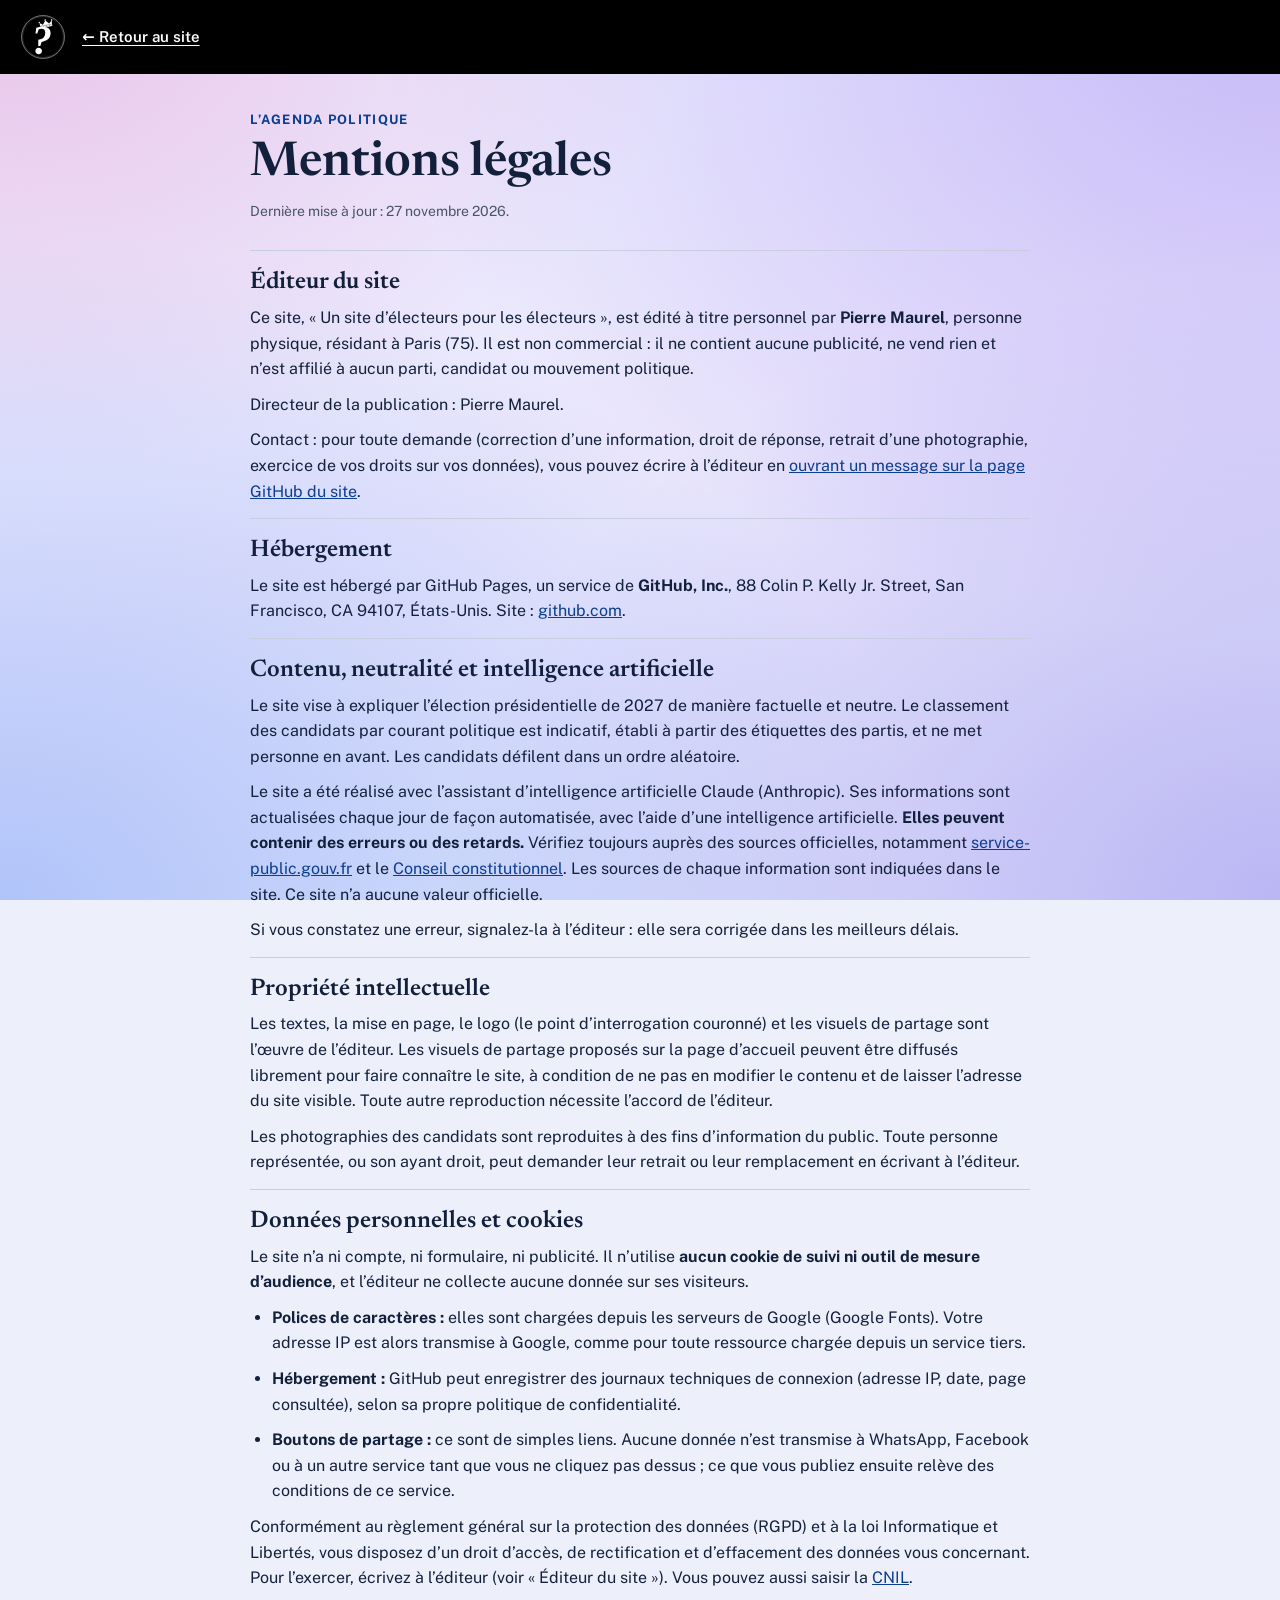
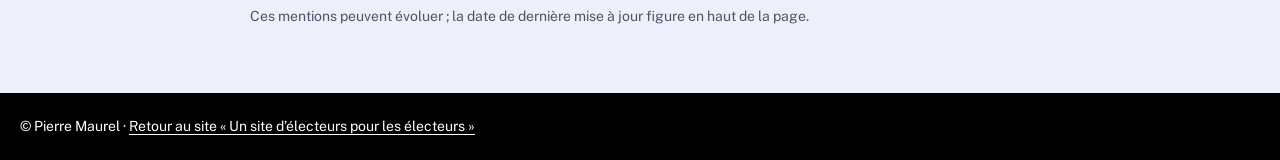
<file: mentions-legales.html>
<!DOCTYPE html>
<html lang="fr">
<head>
<meta charset="utf-8">
<meta name="viewport" content="width=device-width, initial-scale=1">
<title>Mentions légales · Présidentielle 2027 : un site d’électeurs pour les électeurs</title>
<meta name="description" content="Mentions légales, hébergeur, données personnelles et droits de l’éditeur du site « Un site d’électeurs pour les électeurs » sur la présidentielle 2027.">
<link rel="icon" type="image/svg+xml" href="favicon.svg">
<link rel="preconnect" href="https://fonts.googleapis.com">
<link rel="preconnect" href="https://fonts.gstatic.com" crossorigin>
<link href="https://fonts.googleapis.com/css2?family=Newsreader:opsz,wght@6..72,500;6..72,600&family=Public+Sans:wght@400;500;600;700&display=swap" rel="stylesheet">
<style>
:root{--ink:#13203B;--muted:#4A5568;--line:#C9CDE0;--accent:#0B3D91;--display:'Newsreader',Georgia,'Times New Roman',serif;--body:'Public Sans',system-ui,-apple-system,'Segoe UI',sans-serif}
*{box-sizing:border-box}
html{scroll-behavior:smooth}
body{margin:0;color:var(--ink);font-family:var(--body);font-size:16px;line-height:1.6;background-color:#EDEFFB;background-attachment:fixed;
  background-image:radial-gradient(1000px 700px at 0% 0%,rgba(226,92,187,.30) 0%,rgba(226,92,187,0) 68%),radial-gradient(1300px 900px at 100% 0%,rgba(139,108,240,.38) 0%,rgba(139,108,240,0) 70%),radial-gradient(1300px 950px at 0% 100%,rgba(88,140,244,.38) 0%,rgba(88,140,244,0) 70%),radial-gradient(1200px 900px at 100% 100%,rgba(112,86,226,.34) 0%,rgba(112,86,226,0) 70%),linear-gradient(160deg,#EEF2FF 0%,#EAE6FC 50%,#E1E8FD 100%)}
a{color:var(--accent)}
:focus-visible{outline:3px solid #F2B90F;outline-offset:2px}
h1,h2{font-family:var(--display);font-weight:600;line-height:1.15;text-wrap:balance;margin:0}
.bandeau{background:#000;color:#fff}
.bandeau .in{max-width:1400px;margin:0 auto;padding:14px 20px;display:flex;align-items:center;gap:16px}
.bandeau img{width:46px;height:46px;display:block;flex:none}
.bandeau a{color:#fff;font-weight:600;font-size:15px;text-underline-offset:3px}
.wrap{max-width:820px;margin:0 auto;padding:36px 20px 56px}
.eyebrow{font-size:13px;letter-spacing:.1em;text-transform:uppercase;font-weight:700;color:var(--accent);margin-bottom:6px}
h1{font-size:clamp(32px,5vw,48px);margin-bottom:8px}
.maj{margin:0 0 28px;font-size:14px;color:var(--muted)}
section{padding:18px 0 4px;border-top:1px solid var(--line)}
h2{font-size:24px;margin-bottom:8px}
p,li{margin:0 0 10px}
ul{margin:0 0 10px;padding-left:22px}
.note{font-size:14px;color:var(--muted)}
footer{background:#000;color:#fff;padding:22px 20px;font-size:14px}
footer .in{max-width:1400px;margin:0 auto}
footer a{color:#fff;text-underline-offset:3px}
</style>
</head>
<body>
<div class="bandeau"><div class="in">
  <img src="logo-blanc.svg" alt="" width="46" height="46">
  <a href="./">← Retour au site</a>
</div></div>

<main class="wrap">
  <div class="eyebrow">L’Agenda Politique</div>
  <h1>Mentions légales</h1>
  <p class="maj">Dernière mise à jour : 27 novembre 2026.</p>

  <section aria-labelledby="m-editeur">
    <h2 id="m-editeur">Éditeur du site</h2>
    <p>Ce site, « Un site d’électeurs pour les électeurs », est édité à titre personnel par <strong>Pierre Maurel</strong>, personne physique, résidant à Paris (75). Il est non commercial : il ne contient aucune publicité, ne vend rien et n’est affilié à aucun parti, candidat ou mouvement politique.</p>
    <p>Directeur de la publication : Pierre Maurel.</p>
    <p>Contact : pour toute demande (correction d’une information, droit de réponse, retrait d’une photographie, exercice de vos droits sur vos données), vous pouvez écrire à l’éditeur en <a href="https://github.com/maurelpr-arch/presidentielle-2027/issues" rel="noopener">ouvrant un message sur la page GitHub du site</a>.</p>
  </section>

  <section aria-labelledby="m-heberg">
    <h2 id="m-heberg">Hébergement</h2>
    <p>Le site est hébergé par GitHub Pages, un service de <strong>GitHub, Inc.</strong>, 88 Colin P. Kelly Jr. Street, San Francisco, CA 94107, États-Unis. Site : <a href="https://github.com" rel="noopener">github.com</a>.</p>
  </section>

  <section aria-labelledby="m-contenu">
    <h2 id="m-contenu">Contenu, neutralité et intelligence artificielle</h2>
    <p>Le site vise à expliquer l’élection présidentielle de 2027 de manière factuelle et neutre. Le classement des candidats par courant politique est indicatif, établi à partir des étiquettes des partis, et ne met personne en avant. Les candidats défilent dans un ordre aléatoire.</p>
    <p>Le site a été réalisé avec l’assistant d’intelligence artificielle Claude (Anthropic). Ses informations sont actualisées chaque jour de façon automatisée, avec l’aide d’une intelligence artificielle. <strong>Elles peuvent contenir des erreurs ou des retards.</strong> Vérifiez toujours auprès des sources officielles, notamment <a href="https://www.service-public.gouv.fr" rel="noopener">service-public.gouv.fr</a> et le <a href="https://www.conseil-constitutionnel.fr" rel="noopener">Conseil constitutionnel</a>. Les sources de chaque information sont indiquées dans le site. Ce site n’a aucune valeur officielle.</p>
    <p>Si vous constatez une erreur, signalez-la à l’éditeur : elle sera corrigée dans les meilleurs délais.</p>
  </section>

  <section aria-labelledby="m-pi">
    <h2 id="m-pi">Propriété intellectuelle</h2>
    <p>Les textes, la mise en page, le logo (le point d’interrogation couronné) et les visuels de partage sont l’œuvre de l’éditeur. Les visuels de partage proposés sur la page d’accueil peuvent être diffusés librement pour faire connaître le site, à condition de ne pas en modifier le contenu et de laisser l’adresse du site visible. Toute autre reproduction nécessite l’accord de l’éditeur.</p>
    <p>Les photographies des candidats sont reproduites à des fins d’information du public. Toute personne représentée, ou son ayant droit, peut demander leur retrait ou leur remplacement en écrivant à l’éditeur.</p>
  </section>

  <section aria-labelledby="m-donnees">
    <h2 id="m-donnees">Données personnelles et cookies</h2>
    <p>Le site n’a ni compte, ni formulaire, ni publicité. Il n’utilise <strong>aucun cookie de suivi ni outil de mesure d’audience</strong>, et l’éditeur ne collecte aucune donnée sur ses visiteurs.</p>
    <ul>
      <li><strong>Polices de caractères :</strong> elles sont chargées depuis les serveurs de Google (Google Fonts). Votre adresse IP est alors transmise à Google, comme pour toute ressource chargée depuis un service tiers.</li>
      <li><strong>Hébergement :</strong> GitHub peut enregistrer des journaux techniques de connexion (adresse IP, date, page consultée), selon sa propre politique de confidentialité.</li>
      <li><strong>Boutons de partage :</strong> ce sont de simples liens. Aucune donnée n’est transmise à WhatsApp, Facebook ou à un autre service tant que vous ne cliquez pas dessus ; ce que vous publiez ensuite relève des conditions de ce service.</li>
    </ul>
    <p>Conformément au règlement général sur la protection des données (RGPD) et à la loi Informatique et Libertés, vous disposez d’un droit d’accès, de rectification et d’effacement des données vous concernant. Pour l’exercer, écrivez à l’éditeur (voir « Éditeur du site »). Vous pouvez aussi saisir la <a href="https://www.cnil.fr" rel="noopener">CNIL</a>.</p>
  </section>

  <p class="note">Ces mentions peuvent évoluer ; la date de dernière mise à jour figure en haut de la page.</p>
</main>

<footer><div class="in">© Pierre Maurel · <a href="./">Retour au site « Un site d’électeurs pour les électeurs »</a></div></footer>
</body>
</html>
</file>
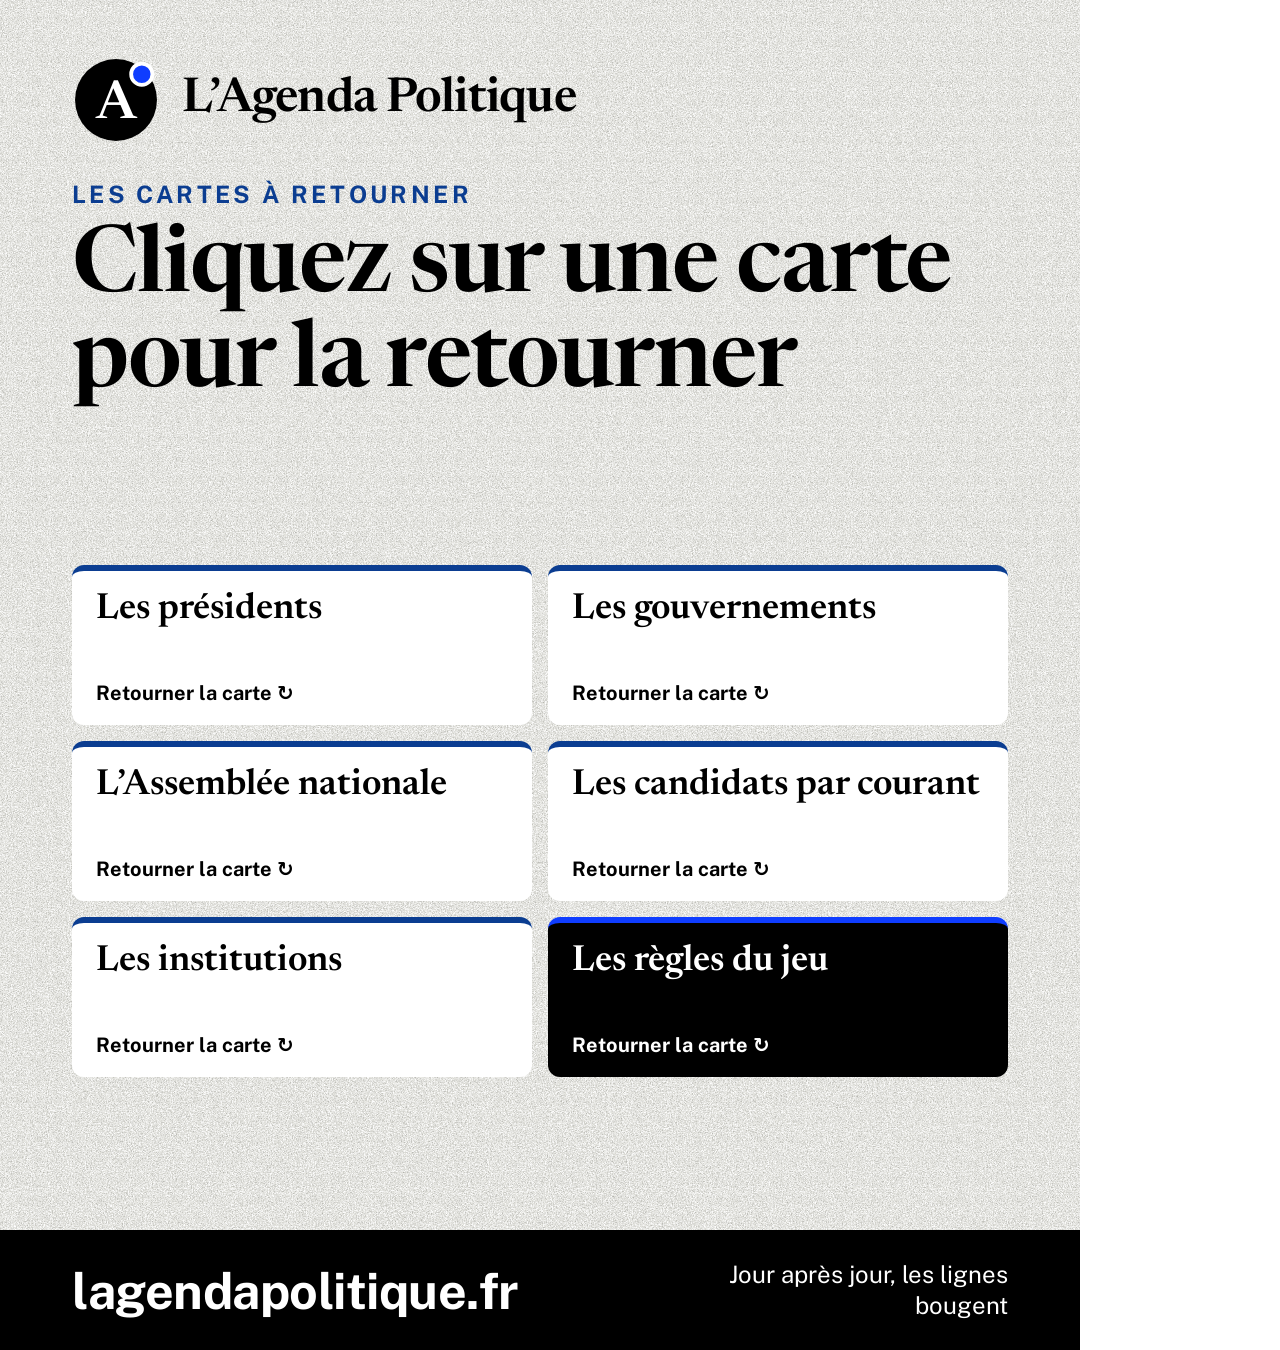
<file: partage/visuel-cartes-portrait.html>
<!doctype html>
<html lang="fr">
<head>
<meta charset="utf-8">
<title>Les cartes à retourner, portrait</title>
<link href="https://fonts.googleapis.com/css2?family=Newsreader:opsz,wght@6..72,500;6..72,600&family=Public+Sans:wght@400;600;700&display=swap" rel="stylesheet">
<style>
body{margin:0}
.paper{background-color:#E4E4DF;background-image:url(../papier-points.svg),url(../papier-points2.svg),url(../papier-grain.svg)}
.k{height:160px;box-sizing:border-box;padding:20px 24px;background:#FFFFFF;border-top:6px solid #0B3D91;border-radius:12px;display:flex;flex-direction:column;justify-content:space-between}
.k.d{background:#000000;color:#FFFFFF;border-top-color:#0F3DFF}
.k div:first-child{font-family:'Newsreader',Georgia,serif;font-weight:600;font-size:36px;line-height:1.1}
.k div:last-child{font-weight:700;font-size:20px}
</style>
</head>
<body>
<div class="paper" style="width:1080px;height:1350px;box-sizing:border-box;color:#000000;display:flex;flex-direction:column;justify-content:space-between;font-family:'Public Sans',system-ui,sans-serif;overflow:hidden">
  <div style="padding:56px 72px 0 72px;display:flex;flex-direction:column;gap:14px">
    <div style="display:flex;align-items:center;gap:22px">
      <svg viewBox="0 0 58 58" width="88" height="88" aria-hidden="true" style="flex:none"><circle cx="29" cy="29" r="27" fill="#000000"/><text x="29" y="41" text-anchor="middle" font-family="Newsreader,Georgia,serif" font-weight="600" font-size="36" fill="#FFFFFF">A</text><circle cx="46" cy="12" r="7" fill="#0F3DFF" stroke="#FFFFFF" stroke-width="2.5"/></svg>
      <div style="font-family:'Newsreader',Georgia,serif;font-weight:600;font-size:48px;line-height:1;letter-spacing:-0.015em">L’Agenda Politique</div>
    </div>
    <div style="margin-top:22px;font-weight:700;font-size:24px;letter-spacing:0.14em;text-transform:uppercase;color:#0B3D91">Les cartes à retourner</div>
    <h1 style="margin:0;font-family:'Newsreader',Georgia,serif;font-weight:600;font-size:92px;line-height:1.03;letter-spacing:-0.015em">Cliquez sur une carte pour la retourner</h1>
  </div>
  <div style="padding:0 72px;display:grid;grid-template-columns:repeat(2,minmax(0,1fr));gap:16px">
    <div class="k"><div>Les présidents</div><div>Retourner la carte ↻</div></div>
    <div class="k"><div>Les gouvernements</div><div>Retourner la carte ↻</div></div>
    <div class="k"><div>L’Assemblée nationale</div><div>Retourner la carte ↻</div></div>
    <div class="k"><div>Les candidats par courant</div><div>Retourner la carte ↻</div></div>
    <div class="k"><div>Les institutions</div><div>Retourner la carte ↻</div></div>
    <div class="k d"><div>Les règles du jeu</div><div>Retourner la carte ↻</div></div>
  </div>
  <div style="height:120px;box-sizing:border-box;padding:0 72px;background:#000000;color:#FFFFFF;display:flex;align-items:center;justify-content:space-between;gap:24px">
    <div style="font-weight:700;font-size:50px;letter-spacing:-0.01em">lagendapolitique.fr</div>
    <div style="font-size:24px;line-height:1.3;text-align:right;max-width:300px">Jour après jour, les lignes bougent</div>
  </div>
</div>
</body>
</html>
</file>
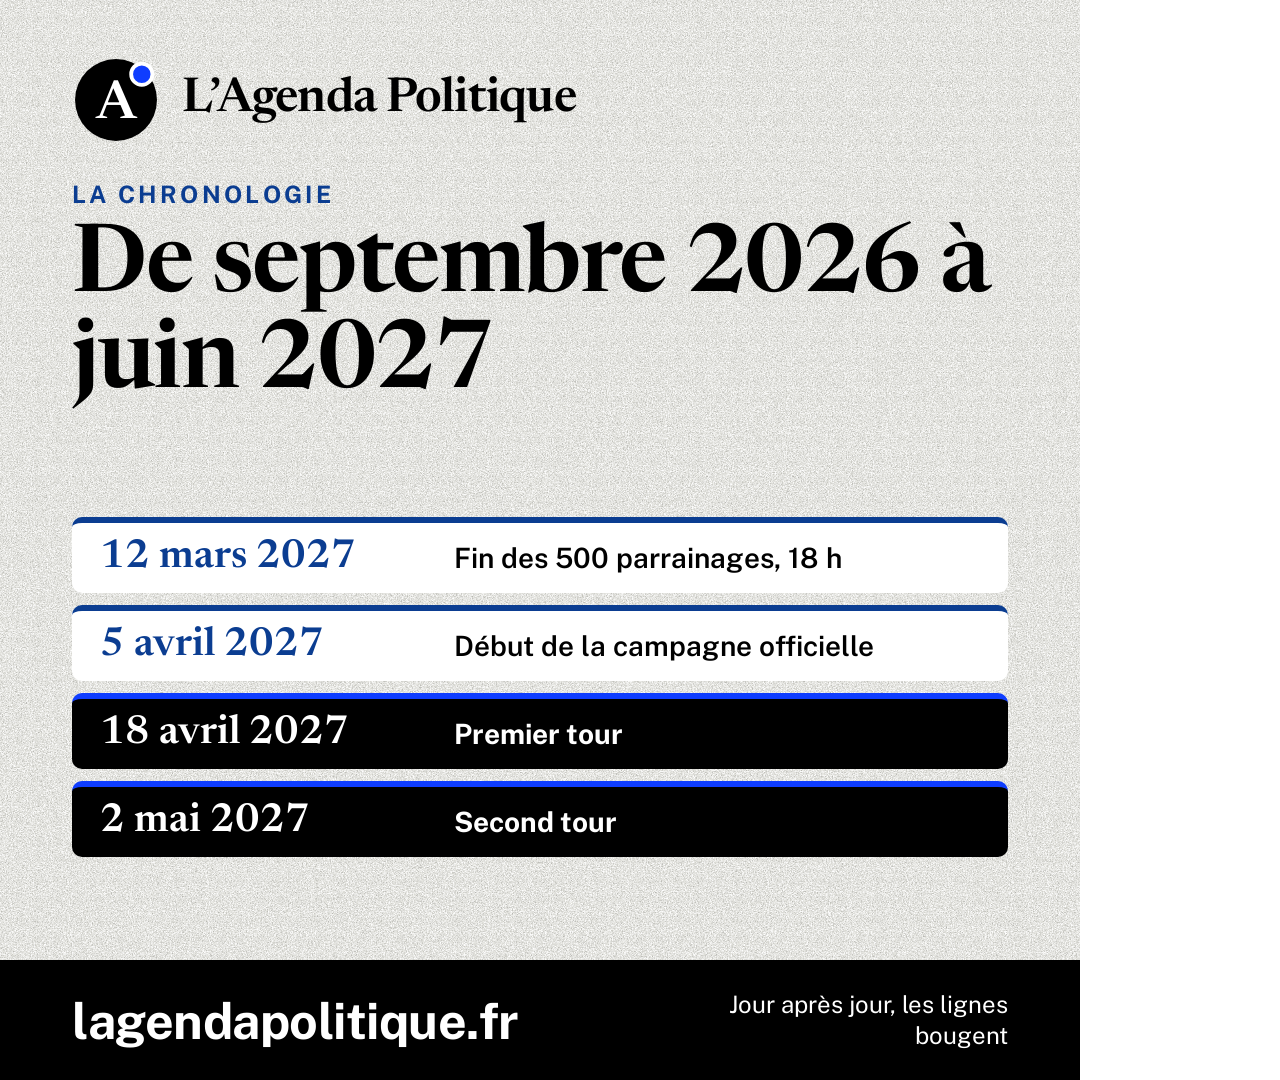
<file: partage/visuel-chronologie-carre.html>
<!doctype html>
<html lang="fr">
<head>
<meta charset="utf-8">
<title>La chronologie, carré</title>
<link href="https://fonts.googleapis.com/css2?family=Newsreader:opsz,wght@6..72,500;6..72,600&family=Public+Sans:wght@400;600;700&display=swap" rel="stylesheet">
<style>
body{margin:0}
.paper{background-color:#E4E4DF;background-image:url(../papier-points.svg),url(../papier-points2.svg),url(../papier-grain.svg)}
</style>
</head>
<body>
<div class="paper" style="width:1080px;height:1080px;box-sizing:border-box;color:#000000;display:flex;flex-direction:column;justify-content:space-between;font-family:'Public Sans',system-ui,sans-serif;overflow:hidden">
  <div style="padding:56px 72px 0 72px;display:flex;flex-direction:column;gap:14px">
    <div style="display:flex;align-items:center;gap:22px">
      <svg viewBox="0 0 58 58" width="88" height="88" aria-hidden="true" style="flex:none"><circle cx="29" cy="29" r="27" fill="#000000"/><text x="29" y="41" text-anchor="middle" font-family="Newsreader,Georgia,serif" font-weight="600" font-size="36" fill="#FFFFFF">A</text><circle cx="46" cy="12" r="7" fill="#0F3DFF" stroke="#FFFFFF" stroke-width="2.5"/></svg>
      <div style="font-family:'Newsreader',Georgia,serif;font-weight:600;font-size:48px;line-height:1;letter-spacing:-0.015em">L’Agenda Politique</div>
    </div>
    <div style="margin-top:22px;font-weight:700;font-size:24px;letter-spacing:0.14em;text-transform:uppercase;color:#0B3D91">La chronologie</div>
    <h1 style="margin:0;font-family:'Newsreader',Georgia,serif;font-weight:600;font-size:94px;line-height:1.02;letter-spacing:-0.015em">De septembre 2026 à juin 2027</h1>
  </div>
  <div style="padding:0 72px;display:flex;flex-direction:column;gap:12px">
    <div style="display:flex;align-items:center;gap:24px;height:76px;box-sizing:border-box;padding:0 28px;background:#FFFFFF;border-top:6px solid #0B3D91;border-radius:10px">
      <span style="flex:none;width:330px;font-family:'Newsreader',Georgia,serif;font-weight:600;font-size:40px;line-height:1;color:#0B3D91">12 mars 2027</span>
      <span style="font-size:28px;line-height:1.2;font-weight:600">Fin des 500 parrainages, 18 h</span>
    </div>
    <div style="display:flex;align-items:center;gap:24px;height:76px;box-sizing:border-box;padding:0 28px;background:#FFFFFF;border-top:6px solid #0B3D91;border-radius:10px">
      <span style="flex:none;width:330px;font-family:'Newsreader',Georgia,serif;font-weight:600;font-size:40px;line-height:1;color:#0B3D91">5 avril 2027</span>
      <span style="font-size:28px;line-height:1.2;font-weight:600">Début de la campagne officielle</span>
    </div>
    <div style="display:flex;align-items:center;gap:24px;height:76px;box-sizing:border-box;padding:0 28px;background:#000000;color:#FFFFFF;border-top:6px solid #0F3DFF;border-radius:10px">
      <span style="flex:none;width:330px;font-family:'Newsreader',Georgia,serif;font-weight:600;font-size:40px;line-height:1">18 avril 2027</span>
      <span style="font-size:28px;line-height:1.2;font-weight:700">Premier tour</span>
    </div>
    <div style="display:flex;align-items:center;gap:24px;height:76px;box-sizing:border-box;padding:0 28px;background:#000000;color:#FFFFFF;border-top:6px solid #0F3DFF;border-radius:10px">
      <span style="flex:none;width:330px;font-family:'Newsreader',Georgia,serif;font-weight:600;font-size:40px;line-height:1">2 mai 2027</span>
      <span style="font-size:28px;line-height:1.2;font-weight:700">Second tour</span>
    </div>
  </div>
  <div style="height:120px;box-sizing:border-box;padding:0 72px;background:#000000;color:#FFFFFF;display:flex;align-items:center;justify-content:space-between;gap:24px">
    <div style="font-weight:700;font-size:50px;letter-spacing:-0.01em">lagendapolitique.fr</div>
    <div style="font-size:24px;line-height:1.3;text-align:right;max-width:300px">Jour après jour, les lignes bougent</div>
  </div>
</div>
</body>
</html>
</file>
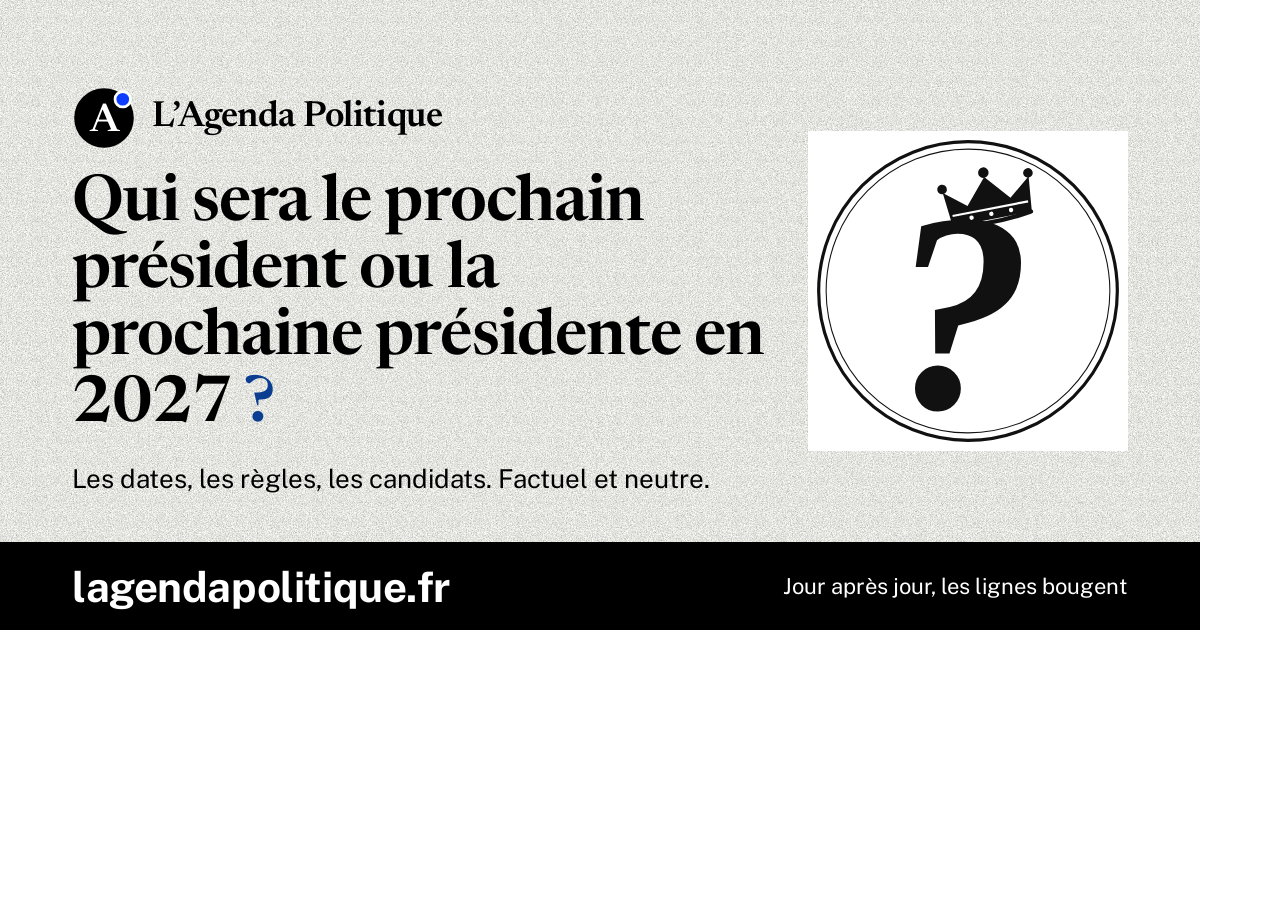
<file: partage/visuel-facebook-paysage.html>
<!doctype html>
<html lang="fr">
<head>
<meta charset="utf-8">
<title>L’élection, Facebook et LinkedIn</title>
<link href="https://fonts.googleapis.com/css2?family=Newsreader:opsz,wght@6..72,500;6..72,600&family=Public+Sans:wght@400;600;700&display=swap" rel="stylesheet">
<style>
body{margin:0}
.paper{background-color:#E4E4DF;background-image:url(../papier-points.svg),url(../papier-points2.svg),url(../papier-grain.svg)}
</style>
</head>
<body>
<div class="paper" style="width:1200px;height:630px;box-sizing:border-box;color:#000000;display:flex;flex-direction:column;justify-content:space-between;font-family:'Public Sans',system-ui,sans-serif;overflow:hidden">
  <div style="flex:1;display:flex;align-items:center;justify-content:space-between;gap:40px;padding:40px 72px 0 72px">
    <div style="flex:1;min-width:0;display:flex;flex-direction:column;gap:22px">
      <div style="display:flex;align-items:center;gap:16px">
        <svg viewBox="0 0 58 58" width="64" height="64" aria-hidden="true" style="flex:none"><circle cx="29" cy="29" r="27" fill="#000000"/><text x="29" y="41" text-anchor="middle" font-family="Newsreader,Georgia,serif" font-weight="600" font-size="36" fill="#FFFFFF">A</text><circle cx="46" cy="12" r="7" fill="#0F3DFF" stroke="#FFFFFF" stroke-width="2.5"/></svg>
        <div style="font-family:'Newsreader',Georgia,serif;font-weight:600;font-size:36px;line-height:1;letter-spacing:-0.015em">L’Agenda Politique</div>
      </div>
      <h1 style="margin:0;font-family:'Newsreader',Georgia,serif;font-weight:600;font-size:64px;line-height:1.05;letter-spacing:-0.015em">Qui sera le prochain président ou la prochaine présidente en 2027<span style="color:#0B3D91"> ?</span></h1>
      <p style="margin:0;font-size:26px;line-height:1.3">Les dates, les règles, les candidats. Factuel et neutre.</p>
    </div>
    <img src="../logo.svg" width="320" height="320" alt="Logo : un point d’interrogation couronné" style="flex:none">
  </div>
  <div style="height:88px;box-sizing:border-box;padding:0 72px;background:#000000;color:#FFFFFF;display:flex;align-items:center;justify-content:space-between;gap:24px">
    <div style="font-weight:700;font-size:42px;letter-spacing:-0.01em">lagendapolitique.fr</div>
    <div style="font-size:22px;line-height:1.3;text-align:right">Jour après jour, les lignes bougent</div>
  </div>
</div>
</body>
</html>
</file>
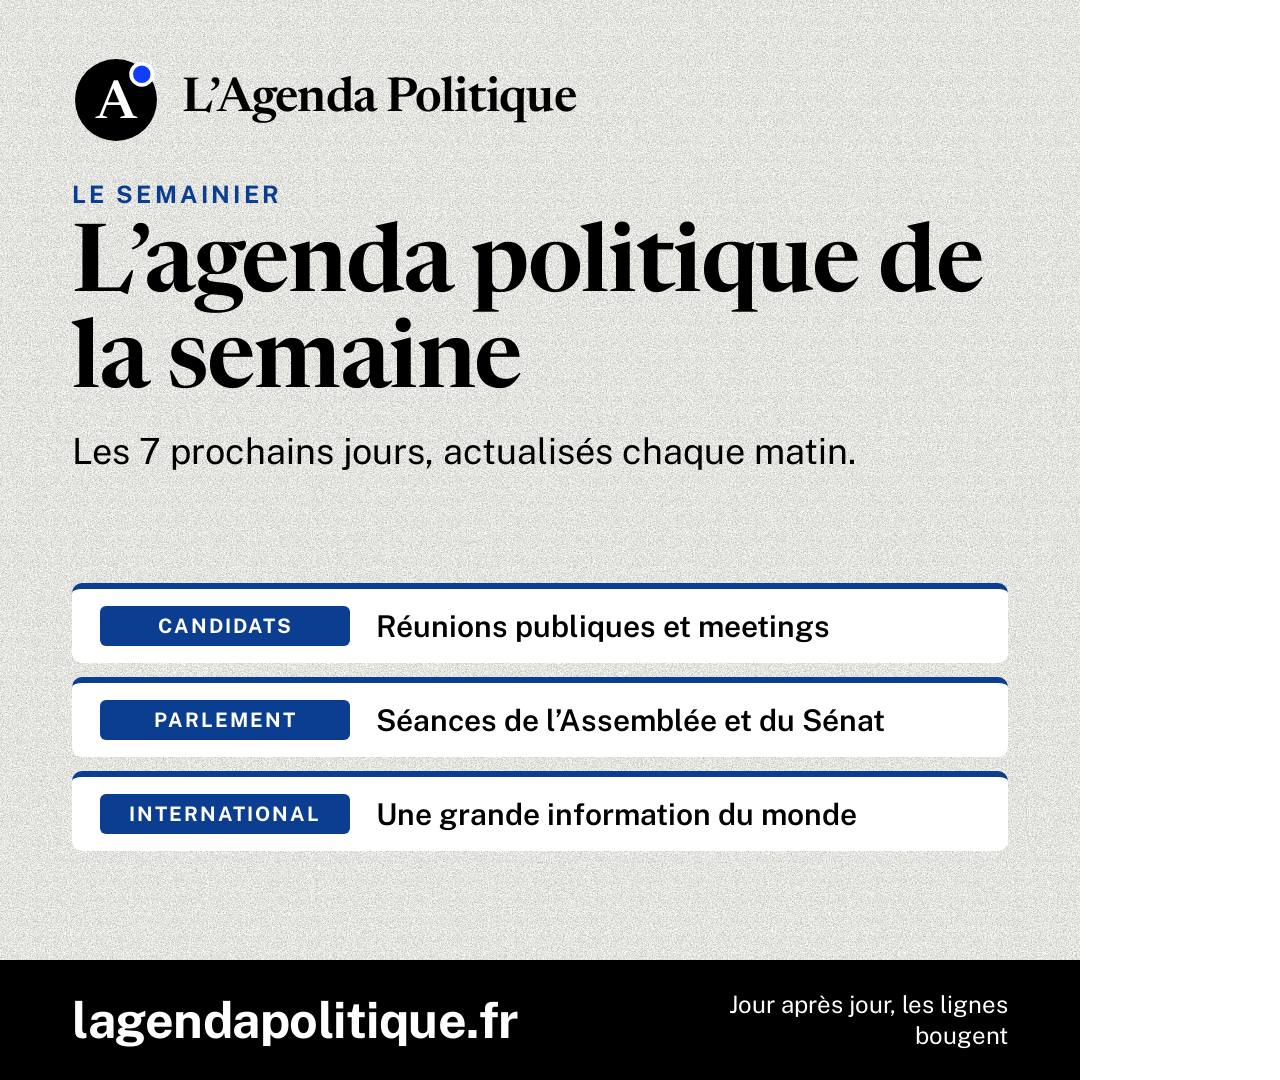
<file: partage/visuel-semainier-carre.html>
<!doctype html>
<html lang="fr">
<head>
<meta charset="utf-8">
<title>Le semainier, carré</title>
<link href="https://fonts.googleapis.com/css2?family=Newsreader:opsz,wght@6..72,500;6..72,600&family=Public+Sans:wght@400;600;700&display=swap" rel="stylesheet">
<style>
body{margin:0}
.paper{background-color:#E4E4DF;background-image:url(../papier-points.svg),url(../papier-points2.svg),url(../papier-grain.svg)}
</style>
</head>
<body>
<div class="paper" style="width:1080px;height:1080px;box-sizing:border-box;color:#000000;display:flex;flex-direction:column;justify-content:space-between;font-family:'Public Sans',system-ui,sans-serif;overflow:hidden">
  <div style="padding:56px 72px 0 72px;display:flex;flex-direction:column;gap:14px">
    <div style="display:flex;align-items:center;gap:22px">
      <svg viewBox="0 0 58 58" width="88" height="88" aria-hidden="true" style="flex:none"><circle cx="29" cy="29" r="27" fill="#000000"/><text x="29" y="41" text-anchor="middle" font-family="Newsreader,Georgia,serif" font-weight="600" font-size="36" fill="#FFFFFF">A</text><circle cx="46" cy="12" r="7" fill="#0F3DFF" stroke="#FFFFFF" stroke-width="2.5"/></svg>
      <div style="font-family:'Newsreader',Georgia,serif;font-weight:600;font-size:48px;line-height:1;letter-spacing:-0.015em">L’Agenda Politique</div>
    </div>
    <div style="margin-top:22px;font-weight:700;font-size:24px;letter-spacing:0.14em;text-transform:uppercase;color:#0B3D91">Le semainier</div>
    <h1 style="margin:0;font-family:'Newsreader',Georgia,serif;font-weight:600;font-size:94px;line-height:1.02;letter-spacing:-0.015em">L’agenda politique de la semaine</h1>
    <p style="margin:0;font-size:36px;line-height:1.3;color:#000000">Les 7 prochains jours, actualisés chaque matin.</p>
  </div>
  <div style="padding:0 72px;display:flex;flex-direction:column;gap:14px">
    <div style="display:flex;align-items:center;gap:26px;height:80px;box-sizing:border-box;padding:0 28px;background:#FFFFFF;border-top:6px solid #0B3D91;border-radius:10px">
      <span style="flex:none;width:250px;text-align:center;font-weight:700;font-size:20px;letter-spacing:0.1em;text-transform:uppercase;color:#FFFFFF;background:#0B3D91;border-radius:6px;padding:8px 0">Candidats</span>
      <span style="font-size:30px;line-height:1.2;font-weight:600">Réunions publiques et meetings</span>
    </div>
    <div style="display:flex;align-items:center;gap:26px;height:80px;box-sizing:border-box;padding:0 28px;background:#FFFFFF;border-top:6px solid #0B3D91;border-radius:10px">
      <span style="flex:none;width:250px;text-align:center;font-weight:700;font-size:20px;letter-spacing:0.1em;text-transform:uppercase;color:#FFFFFF;background:#0B3D91;border-radius:6px;padding:8px 0">Parlement</span>
      <span style="font-size:30px;line-height:1.2;font-weight:600">Séances de l’Assemblée et du Sénat</span>
    </div>
    <div style="display:flex;align-items:center;gap:26px;height:80px;box-sizing:border-box;padding:0 28px;background:#FFFFFF;border-top:6px solid #0B3D91;border-radius:10px">
      <span style="flex:none;width:250px;text-align:center;font-weight:700;font-size:20px;letter-spacing:0.1em;text-transform:uppercase;color:#FFFFFF;background:#0B3D91;border-radius:6px;padding:8px 0">International</span>
      <span style="font-size:30px;line-height:1.2;font-weight:600">Une grande information du monde</span>
    </div>
  </div>
  <div style="height:120px;box-sizing:border-box;padding:0 72px;background:#000000;color:#FFFFFF;display:flex;align-items:center;justify-content:space-between;gap:24px">
    <div style="font-weight:700;font-size:50px;letter-spacing:-0.01em">lagendapolitique.fr</div>
    <div style="font-size:24px;line-height:1.3;text-align:right;max-width:300px">Jour après jour, les lignes bougent</div>
  </div>
</div>
</body>
</html>
</file>
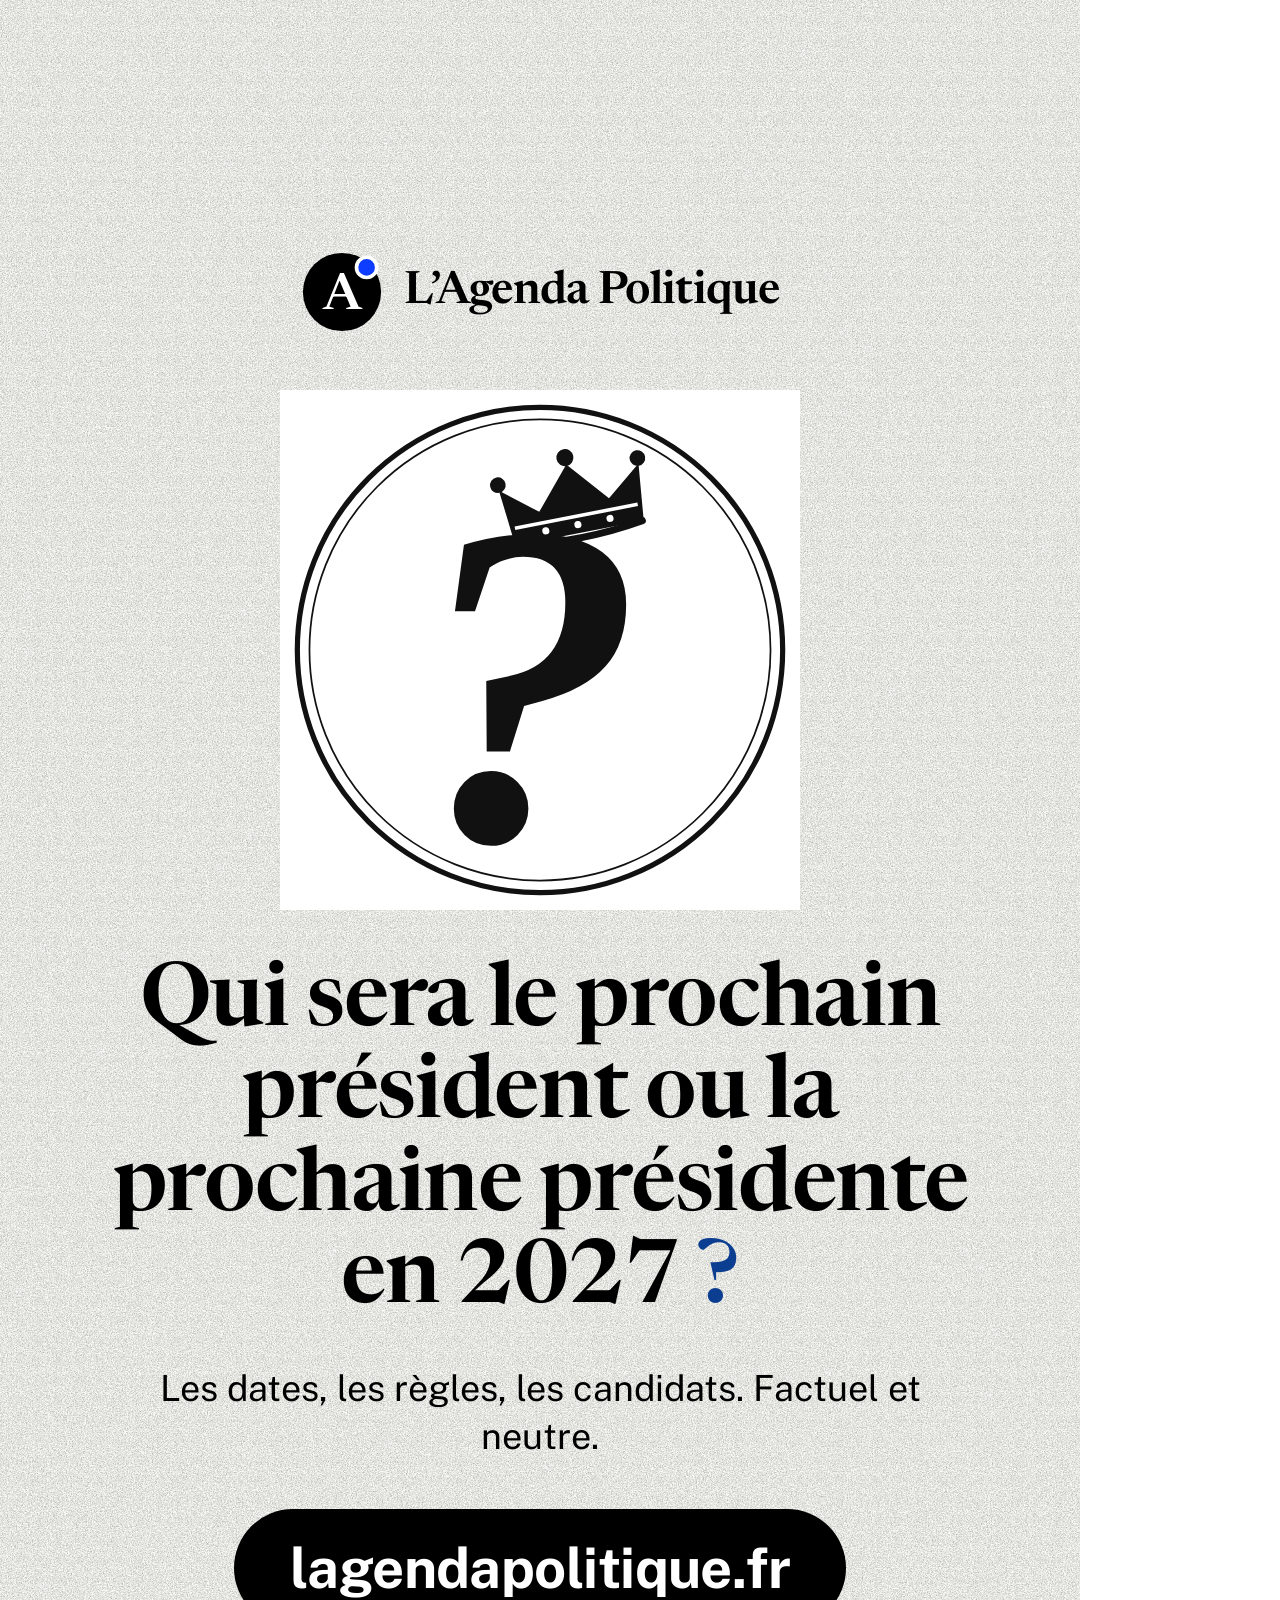
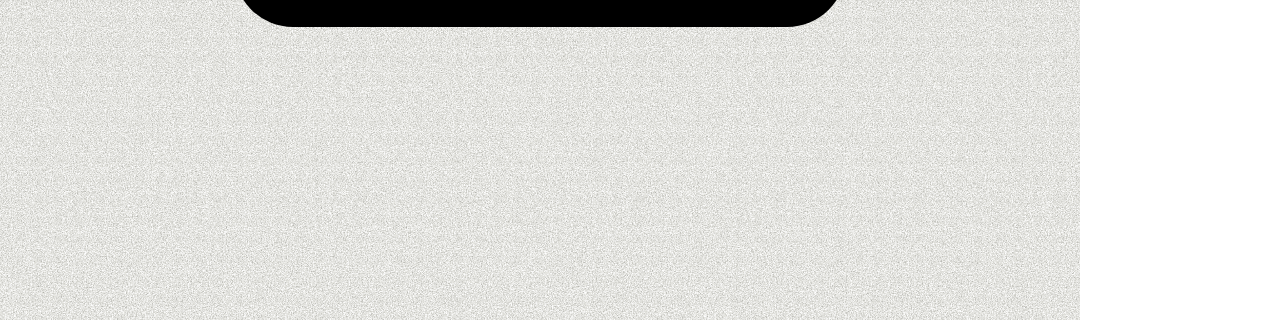
<file: partage/visuel-story-vertical.html>
<!doctype html>
<html lang="fr">
<head>
<meta charset="utf-8">
<title>L’élection, story</title>
<link href="https://fonts.googleapis.com/css2?family=Newsreader:opsz,wght@6..72,500;6..72,600&family=Public+Sans:wght@400;600;700&display=swap" rel="stylesheet">
<style>
body{margin:0}
.paper{background-color:#E4E4DF;background-image:url(../papier-points.svg),url(../papier-points2.svg),url(../papier-grain.svg)}
</style>
</head>
<body>
<div class="paper" style="width:1080px;height:1920px;box-sizing:border-box;color:#000000;padding:250px 72px 340px 72px;display:flex;flex-direction:column;align-items:center;text-align:center;font-family:'Public Sans',system-ui,sans-serif;overflow:hidden">
  <div style="display:flex;align-items:center;gap:20px">
    <svg viewBox="0 0 58 58" width="84" height="84" aria-hidden="true" style="flex:none"><circle cx="29" cy="29" r="27" fill="#000000"/><text x="29" y="41" text-anchor="middle" font-family="Newsreader,Georgia,serif" font-weight="600" font-size="36" fill="#FFFFFF">A</text><circle cx="46" cy="12" r="7" fill="#0F3DFF" stroke="#FFFFFF" stroke-width="2.5"/></svg>
    <div style="font-family:'Newsreader',Georgia,serif;font-weight:600;font-size:46px;line-height:1;letter-spacing:-0.015em">L’Agenda Politique</div>
  </div>
  <img src="../logo.svg" width="520" height="520" alt="Logo : un point d’interrogation couronné" style="margin-top:56px;flex:none">
  <h1 style="margin:48px 0 0 0;font-family:'Newsreader',Georgia,serif;font-weight:600;font-size:88px;line-height:1.05;letter-spacing:-0.015em">Qui sera le prochain président ou la prochaine présidente en 2027<span style="color:#0B3D91"> ?</span></h1>
  <p style="margin:36px 0 0 0;font-size:36px;line-height:1.35;max-width:820px">Les dates, les règles, les candidats. Factuel et neutre.</p>
  <div style="margin-top:48px;background:#000000;color:#FFFFFF;border-radius:999px;padding:26px 56px;font-weight:700;font-size:56px;letter-spacing:-0.01em">lagendapolitique.fr</div>
</div>
</body>
</html>
</file>
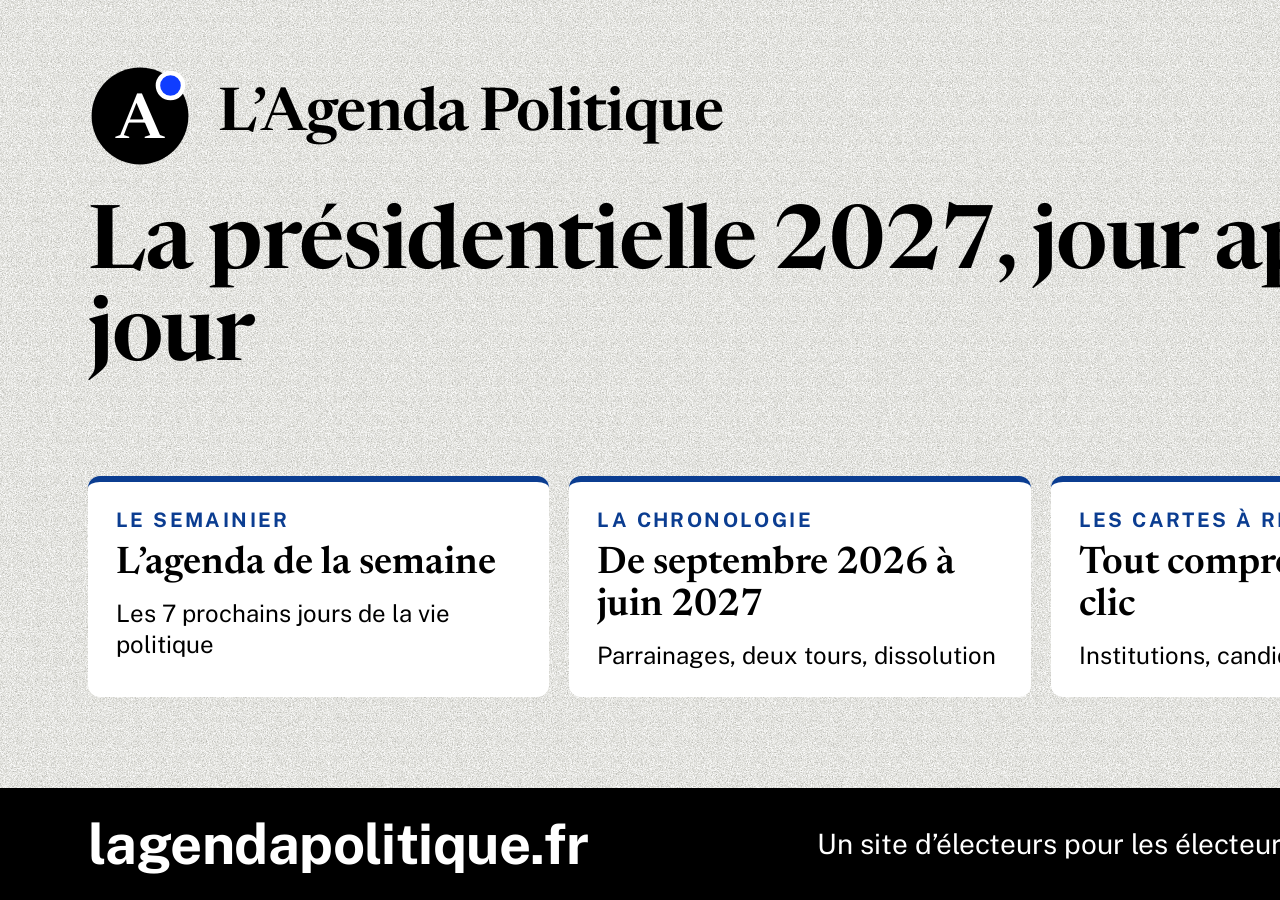
<file: partage/visuel-x-paysage.html>
<!doctype html>
<html lang="fr">
<head>
<meta charset="utf-8">
<title>Le site en un coup d’œil, X</title>
<link href="https://fonts.googleapis.com/css2?family=Newsreader:opsz,wght@6..72,500;6..72,600&family=Public+Sans:wght@400;600;700&display=swap" rel="stylesheet">
<style>
body{margin:0}
.paper{background-color:#E4E4DF;background-image:url(../papier-points.svg),url(../papier-points2.svg),url(../papier-grain.svg)}
.k{box-sizing:border-box;min-height:190px;padding:26px 28px;background:#FFFFFF;border-top:6px solid #0B3D91;border-radius:12px;display:flex;flex-direction:column;gap:12px}
.k div:nth-child(1){font-weight:700;font-size:20px;letter-spacing:0.12em;text-transform:uppercase;color:#0B3D91}
.k div:nth-child(2){font-family:'Newsreader',Georgia,serif;font-weight:600;font-size:38px;line-height:1.1}
.k div:nth-child(3){font-size:24px;line-height:1.3}
</style>
</head>
<body>
<div class="paper" style="width:1600px;height:900px;box-sizing:border-box;color:#000000;display:flex;flex-direction:column;justify-content:space-between;font-family:'Public Sans',system-ui,sans-serif;overflow:hidden">
  <div style="padding:64px 88px 0 88px;display:flex;flex-direction:column;gap:34px">
    <div style="display:flex;align-items:center;gap:26px">
      <svg viewBox="0 0 58 58" width="104" height="104" aria-hidden="true" style="flex:none"><circle cx="29" cy="29" r="27" fill="#000000"/><text x="29" y="41" text-anchor="middle" font-family="Newsreader,Georgia,serif" font-weight="600" font-size="36" fill="#FFFFFF">A</text><circle cx="46" cy="12" r="7" fill="#0F3DFF" stroke="#FFFFFF" stroke-width="2.5"/></svg>
      <div style="font-family:'Newsreader',Georgia,serif;font-weight:600;font-size:60px;line-height:1;letter-spacing:-0.015em">L’Agenda Politique</div>
    </div>
    <h1 style="margin:0;font-family:'Newsreader',Georgia,serif;font-weight:600;font-size:88px;line-height:1.04;letter-spacing:-0.015em">La présidentielle 2027, jour après jour</h1>
  </div>
  <div style="padding:0 88px;display:grid;grid-template-columns:repeat(3,minmax(0,1fr));gap:20px">
    <div class="k"><div>Le semainier</div><div>L’agenda de la semaine</div><div>Les 7 prochains jours de la vie politique</div></div>
    <div class="k"><div>La chronologie</div><div>De septembre 2026 à juin 2027</div><div>Parrainages, deux tours, dissolution</div></div>
    <div class="k"><div>Les cartes à retourner</div><div>Tout comprendre en un clic</div><div>Institutions, candidats, règles du jeu</div></div>
  </div>
  <div style="height:112px;box-sizing:border-box;padding:0 88px;background:#000000;color:#FFFFFF;display:flex;align-items:center;justify-content:space-between;gap:24px">
    <div style="font-weight:700;font-size:56px;letter-spacing:-0.01em">lagendapolitique.fr</div>
    <div style="font-size:28px;line-height:1.3;text-align:right">Un site d’électeurs pour les électeurs. Factuel, neutre.</div>
  </div>
</div>
</body>
</html>
</file>
